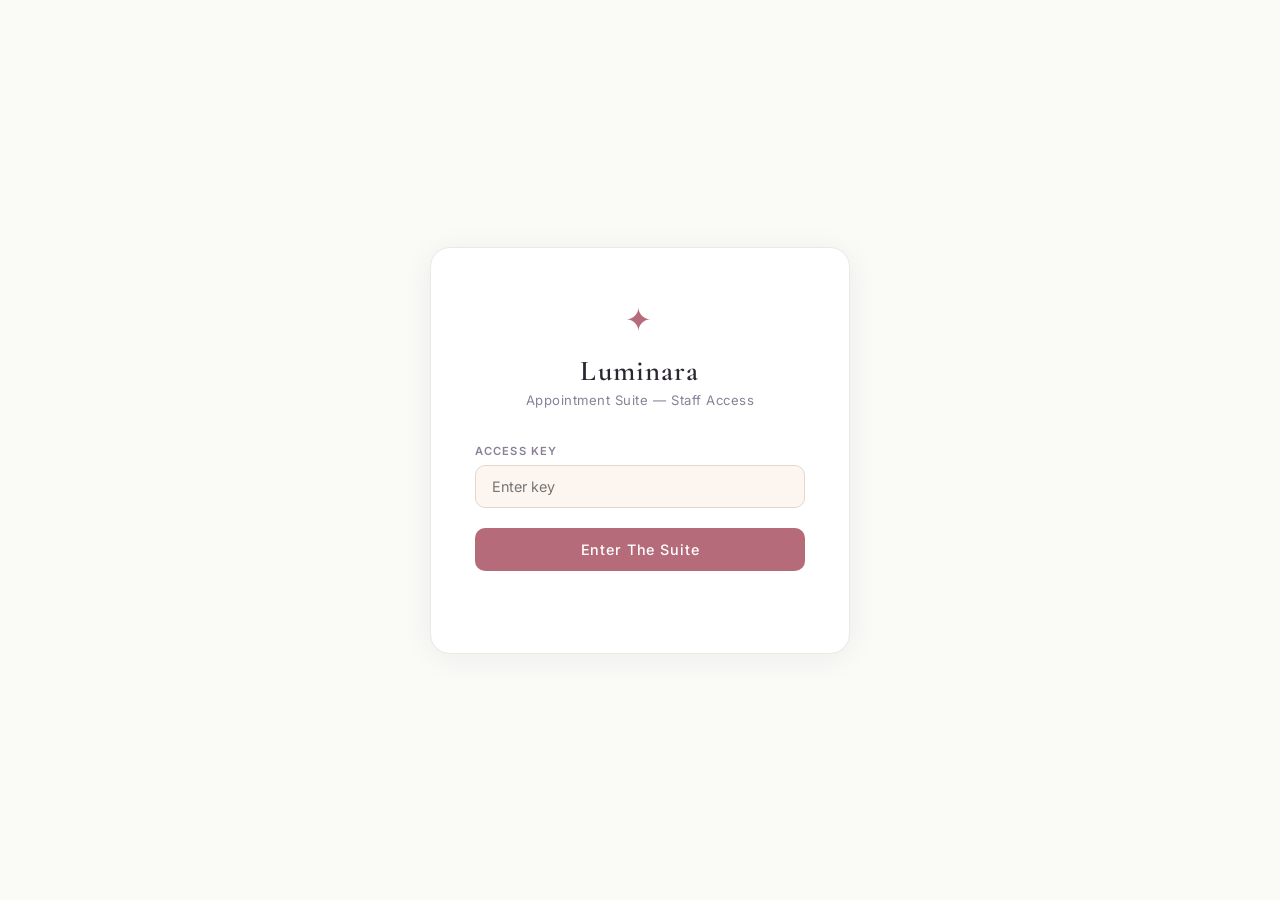
<file: frontend/admin.html>
<!DOCTYPE html>
<html lang="en">
<head>
<meta charset="UTF-8"/>
<meta name="viewport" content="width=device-width,initial-scale=1.0"/>
<title>The Suite — Luminara Med Spa</title>
<link href="https://fonts.googleapis.com/css2?family=Cormorant+Garamond:wght@400;500;600;700&family=Inter:wght@300;400;500;600&display=swap" rel="stylesheet"/>
<style>
:root{--white:#FFFFFF;--ivory:#FAFAF7;--petal:#FDF6F0;--border:#EDE8E0;--border2:#E0D8CE;--text:#2A2630;--text2:#8A8098;--sage:#4A7C6F;--sage2:#3A6A5F;--rose:#B56B7A;--rose2:#A05060;--violet:#7B5EA7;--violet2:#6A4D96;--gold:#C9A84C}
*{box-sizing:border-box;margin:0;padding:0}
body{background:var(--ivory);color:var(--text);font-family:'Inter',sans-serif;min-height:100vh}
/* LOGIN */
.login-overlay{position:fixed;inset:0;background:var(--ivory);display:flex;align-items:center;justify-content:center;z-index:100}
.login-card{background:var(--white);border:1px solid var(--border);border-radius:20px;padding:52px 44px;max-width:420px;width:90%;text-align:center;box-shadow:0 4px 32px rgba(42,38,48,.06)}
.login-glyph{font-size:2rem;margin-bottom:14px;letter-spacing:.1em;color:var(--rose)}
.login-brand{font-family:'Cormorant Garamond',serif;font-size:1.8rem;font-weight:600;color:var(--text);margin-bottom:4px;letter-spacing:.04em}
.login-sub{font-size:.82rem;color:var(--text2);margin-bottom:36px;letter-spacing:.04em}
.login-label{display:block;text-align:left;font-size:.7rem;font-weight:600;letter-spacing:.1em;text-transform:uppercase;color:var(--text2);margin-bottom:7px}
.login-input{width:100%;padding:12px 16px;border:1px solid var(--border2);border-radius:10px;font-size:.9rem;font-family:'Inter',sans-serif;color:var(--text);outline:none;background:var(--petal);transition:border-color .2s;margin-bottom:20px}
.login-input:focus{border-color:var(--rose);background:var(--white)}
.login-btn{width:100%;padding:13px;background:var(--rose);color:white;border:none;border-radius:10px;font-size:.9rem;font-weight:500;cursor:pointer;font-family:'Inter',sans-serif;letter-spacing:.06em;transition:background .2s}
.login-btn:hover{background:var(--rose2)}
.login-err{color:var(--rose);font-size:.8rem;margin-top:12px;min-height:18px}
/* DASH */
.dash{display:none}
.dash.show{display:block}
/* HEADER */
.hdr{background:var(--white);border-bottom:1px solid var(--border);padding:0 36px;height:64px;display:flex;align-items:center;justify-content:space-between}
.hdr-left{display:flex;align-items:center;gap:16px}
.hdr-mark{width:36px;height:36px;background:linear-gradient(135deg,var(--rose),var(--violet));border-radius:50%;display:flex;align-items:center;justify-content:center;font-size:.9rem}
.hdr-brand{font-family:'Cormorant Garamond',serif;font-size:1.3rem;font-weight:600;color:var(--text);letter-spacing:.04em}
.hdr-sub{font-size:.72rem;color:var(--text2);letter-spacing:.08em;text-transform:uppercase}
.hdr-right{display:flex;align-items:center;gap:16px}
.hdr-date{font-size:.8rem;color:var(--text2)}
.logout{background:none;border:1px solid var(--border2);color:var(--text2);padding:6px 16px;border-radius:20px;cursor:pointer;font-size:.78rem;font-family:'Inter',sans-serif;transition:all .2s}
.logout:hover{border-color:var(--rose);color:var(--rose)}
/* KPI STRIP */
.kpi-row{background:var(--petal);border-bottom:1px solid var(--border);display:flex}
.kpi{flex:1;padding:20px 28px;border-right:1px solid var(--border);text-align:center}
.kpi:last-child{border-right:none}
.kpi-label{font-size:.68rem;font-weight:600;letter-spacing:.1em;text-transform:uppercase;color:var(--text2);margin-bottom:6px}
.kpi-num{font-family:'Cormorant Garamond',serif;font-size:2.4rem;font-weight:600;color:var(--text);line-height:1}
.kpi-num.sage{color:var(--sage)}
.kpi-num.rose{color:var(--rose)}
.kpi-num.violet{color:var(--violet)}
.kpi-num.gold{color:var(--gold)}
.kpi-sub{font-size:.72rem;color:var(--text2);margin-top:4px}
/* FILTER BAR */
.filter-bar{padding:14px 36px;background:var(--white);border-bottom:1px solid var(--border);display:flex;gap:10px;align-items:center;flex-wrap:wrap}
.filter-label{font-size:.7rem;font-weight:600;letter-spacing:.08em;text-transform:uppercase;color:var(--text2)}
select.filter{padding:7px 12px;border:1px solid var(--border2);border-radius:20px;background:var(--ivory);font-size:.8rem;color:var(--text);outline:none;cursor:pointer;font-family:'Inter',sans-serif}
select.filter:focus{border-color:var(--rose)}
.spacer{flex:1}
.count-tag{font-size:.78rem;color:var(--text2)}
/* COLUMNS */
.columns{padding:24px 36px;display:grid;grid-template-columns:1fr 1fr 1fr;gap:20px}
/* COLUMN */
.col{background:var(--white);border:1px solid var(--border);border-radius:16px;overflow:hidden}
.col-header{padding:16px 20px;display:flex;align-items:center;gap:10px;border-bottom:1px solid var(--border)}
.col-stripe{width:4px;height:32px;border-radius:2px;flex-shrink:0}
.stripe-sage{background:var(--sage)}
.stripe-rose{background:var(--rose)}
.stripe-violet{background:var(--violet)}
.col-name{font-family:'Cormorant Garamond',serif;font-size:1.05rem;font-weight:600;color:var(--text)}
.col-title{font-size:.72rem;color:var(--text2);margin-top:1px}
.col-count{margin-left:auto;background:var(--ivory);border:1px solid var(--border);border-radius:100px;padding:2px 10px;font-size:.72rem;color:var(--text2)}
.col-body{padding:12px;display:flex;flex-direction:column;gap:8px;min-height:80px}
/* APPOINTMENT CARD */
.appt{background:var(--petal);border:1px solid var(--border);border-radius:10px;padding:13px 14px;transition:box-shadow .2s}
.appt:hover{box-shadow:0 3px 14px rgba(42,38,48,.07)}
.appt-top{display:flex;align-items:flex-start;justify-content:space-between;margin-bottom:7px}
.appt-name{font-size:.88rem;font-weight:600;color:var(--text)}
.appt-time{font-size:.72rem;color:var(--text2);font-weight:500;white-space:nowrap}
.appt-treat{margin-bottom:6px}
.treat-tag{display:inline-block;padding:3px 9px;border-radius:100px;font-size:.68rem;font-weight:600;letter-spacing:.03em}
.tag-sage{background:rgba(74,124,111,.1);color:var(--sage);border:1px solid rgba(74,124,111,.2)}
.tag-rose{background:rgba(181,107,122,.1);color:var(--rose);border:1px solid rgba(181,107,122,.2)}
.tag-violet{background:rgba(123,94,167,.1);color:var(--violet);border:1px solid rgba(123,94,167,.2)}
.tag-gold{background:rgba(201,168,76,.1);color:var(--gold);border:1px solid rgba(201,168,76,.2)}
.appt-date{font-size:.72rem;color:var(--text2)}
.appt-notes{font-size:.72rem;color:var(--text2);font-style:italic;margin-top:4px;line-height:1.4}
.today-badge{background:rgba(74,124,111,.08);border-top:1px solid var(--border);padding:4px 14px;font-size:.68rem;color:var(--sage);font-weight:600;letter-spacing:.04em;text-transform:uppercase;text-align:center}
.col-empty{padding:20px;text-align:center;font-size:.8rem;color:var(--text2);font-style:italic}
/* LIST VIEW (mobile fallback / filter result) */
.list-view{display:none;padding:0 36px 24px}
.list-view.show{display:block}
</style>
</head>
<body>

<!-- LOGIN -->
<div class="login-overlay" id="loginOverlay">
  <div class="login-card">
    <div class="login-glyph">✦</div>
    <div class="login-brand">Luminara</div>
    <div class="login-sub">Appointment Suite — Staff Access</div>
    <label class="login-label">Access Key</label>
    <input class="login-input" type="password" id="keyInput" placeholder="Enter key" onkeydown="if(event.key==='Enter')login()"/>
    <button class="login-btn" onclick="login()">Enter The Suite</button>
    <div class="login-err" id="loginErr"></div>
  </div>
</div>

<!-- DASHBOARD -->
<div class="dash" id="dash">
  <div class="hdr">
    <div class="hdr-left">
      <div class="hdr-mark">✦</div>
      <div>
        <div class="hdr-brand">Luminara Med Spa</div>
        <div class="hdr-sub">Appointment Suite</div>
      </div>
    </div>
    <div class="hdr-right">
      <div class="hdr-date" id="hdrDate"></div>
      <button class="logout" onclick="logout()">Sign Out</button>
    </div>
  </div>

  <div class="kpi-row">
    <div class="kpi"><div class="kpi-label">Total Booked</div><div class="kpi-num rose" id="kTotal">—</div><div class="kpi-sub">all appointments</div></div>
    <div class="kpi"><div class="kpi-label">Today</div><div class="kpi-num sage" id="kToday">—</div><div class="kpi-sub">on schedule</div></div>
    <div class="kpi"><div class="kpi-label">Upcoming</div><div class="kpi-num violet" id="kUpcoming">—</div><div class="kpi-sub">this week &amp; beyond</div></div>
    <div class="kpi"><div class="kpi-label">Revenue Potential</div><div class="kpi-num gold" id="kRev">—</div><div class="kpi-sub">based on starting prices</div></div>
  </div>

  <div class="filter-bar">
    <span class="filter-label">View:</span>
    <select class="filter" id="fDate" onchange="render()">
      <option value="">All Dates</option>
      <option value="today">Today Only</option>
      <option value="upcoming">Upcoming</option>
    </select>
    <select class="filter" id="fProvider" onchange="render()">
      <option value="">All Providers</option>
      <option value="Dr. Sarah Chen">Dr. Sarah Chen</option>
      <option value="Jennifer Walsh, RN">Jennifer Walsh, RN</option>
      <option value="Michelle Torres">Michelle Torres</option>
    </select>
    <div class="spacer"></div>
    <span class="count-tag" id="countTag"></span>
  </div>

  <div class="columns" id="columns">
    <div class="col" id="col0">
      <div class="col-header"><div class="col-stripe stripe-sage"></div><div><div class="col-name">Dr. Sarah Chen</div><div class="col-title">Medical Director</div></div><span class="col-count" id="cnt0">0</span></div>
      <div class="col-body" id="body0"></div>
    </div>
    <div class="col" id="col1">
      <div class="col-header"><div class="col-stripe stripe-rose"></div><div><div class="col-name">Jennifer Walsh, RN</div><div class="col-title">Aesthetic Nurse Injector</div></div><span class="col-count" id="cnt1">0</span></div>
      <div class="col-body" id="body1"></div>
    </div>
    <div class="col" id="col2">
      <div class="col-header"><div class="col-stripe stripe-violet"></div><div><div class="col-name">Michelle Torres</div><div class="col-title">Licensed Medical Aesthetician</div></div><span class="col-count" id="cnt2">0</span></div>
      <div class="col-body" id="body2"></div>
    </div>
  </div>
</div>

<script>
let _key='',_data=[],_today='';
const _providers=['Dr. Sarah Chen','Jennifer Walsh, RN','Michelle Torres'];
const _provCls=['sage','rose','violet'];
const _treatCls={
  'Morpheus8':'tag-sage','PDO Threads':'tag-sage','Sculptra':'tag-sage','Kybella':'tag-sage',
  'Botox':'tag-rose','Dysport':'tag-rose','Dermal Fillers':'tag-rose',
  'HydraFacial':'tag-violet','Chemical Peels':'tag-violet','IPL Photofacial':'tag-violet','Laser Hair Removal':'tag-violet'
};

function login(){
  const k=document.getElementById('keyInput').value.trim();
  if(!k)return;
  fetch('/api/admin/data?key='+encodeURIComponent(k))
    .then(r=>r.ok?r.json():Promise.reject())
    .then(d=>{
      _key=k; _data=d.appointments||[]; _today=new Date().toISOString().slice(0,10);
      document.getElementById('loginOverlay').style.display='none';
      document.getElementById('dash').classList.add('show');
      document.getElementById('kTotal').textContent=d.stats.total;
      document.getElementById('kToday').textContent=d.stats.today;
      document.getElementById('kUpcoming').textContent=d.stats.upcoming;
      document.getElementById('kRev').textContent='$'+d.stats.revenue_potential.toLocaleString();
      document.getElementById('hdrDate').textContent=new Date().toLocaleDateString('en-US',{weekday:'long',month:'long',day:'numeric',year:'numeric'});
      render();
    }).catch(()=>{document.getElementById('loginErr').textContent='Invalid key. Please try again.';});
}

function logout(){_key='';_data=[];document.getElementById('loginOverlay').style.display='flex';document.getElementById('dash').classList.remove('show');}

function render(){
  const fd=document.getElementById('fDate').value;
  const fp=document.getElementById('fProvider').value;

  const filtered=_data.filter(a=>{
    if(fd==='today'&&a.date!==_today)return false;
    if(fd==='upcoming'&&a.date<_today)return false;
    if(fp&&a.provider!==fp)return false;
    return true;
  });

  document.getElementById('countTag').textContent=filtered.length+' appointment'+(filtered.length!==1?'s':'');

  _providers.forEach((p,i)=>{
    const appts=filtered.filter(a=>a.provider===p);
    document.getElementById('cnt'+i).textContent=appts.length;
    const body=document.getElementById('body'+i);
    if(!appts.length){body.innerHTML='<div class="col-empty">No appointments</div>';return;}
    body.innerHTML=appts.map(a=>{
      const isToday=a.date===_today;
      const tagCls=_treatCls[a.treatment]||'tag-gold';
      return `<div class="appt">
        <div class="appt-top">
          <span class="appt-name">${a.name||'—'}</span>
          <span class="appt-time">${a.time||''}</span>
        </div>
        <div class="appt-treat"><span class="treat-tag ${tagCls}">${a.treatment||'—'}</span></div>
        <div class="appt-date">${a.date||'—'}</div>
        ${a.notes?`<div class="appt-notes">${a.notes}</div>`:''}
        ${isToday?'<div class="today-badge">Today</div>':''}
      </div>`;
    }).join('');
  });
}

document.getElementById('keyInput').addEventListener('keydown',e=>{if(e.key==='Enter')login();});
</script>
</body>
</html>
</file>
